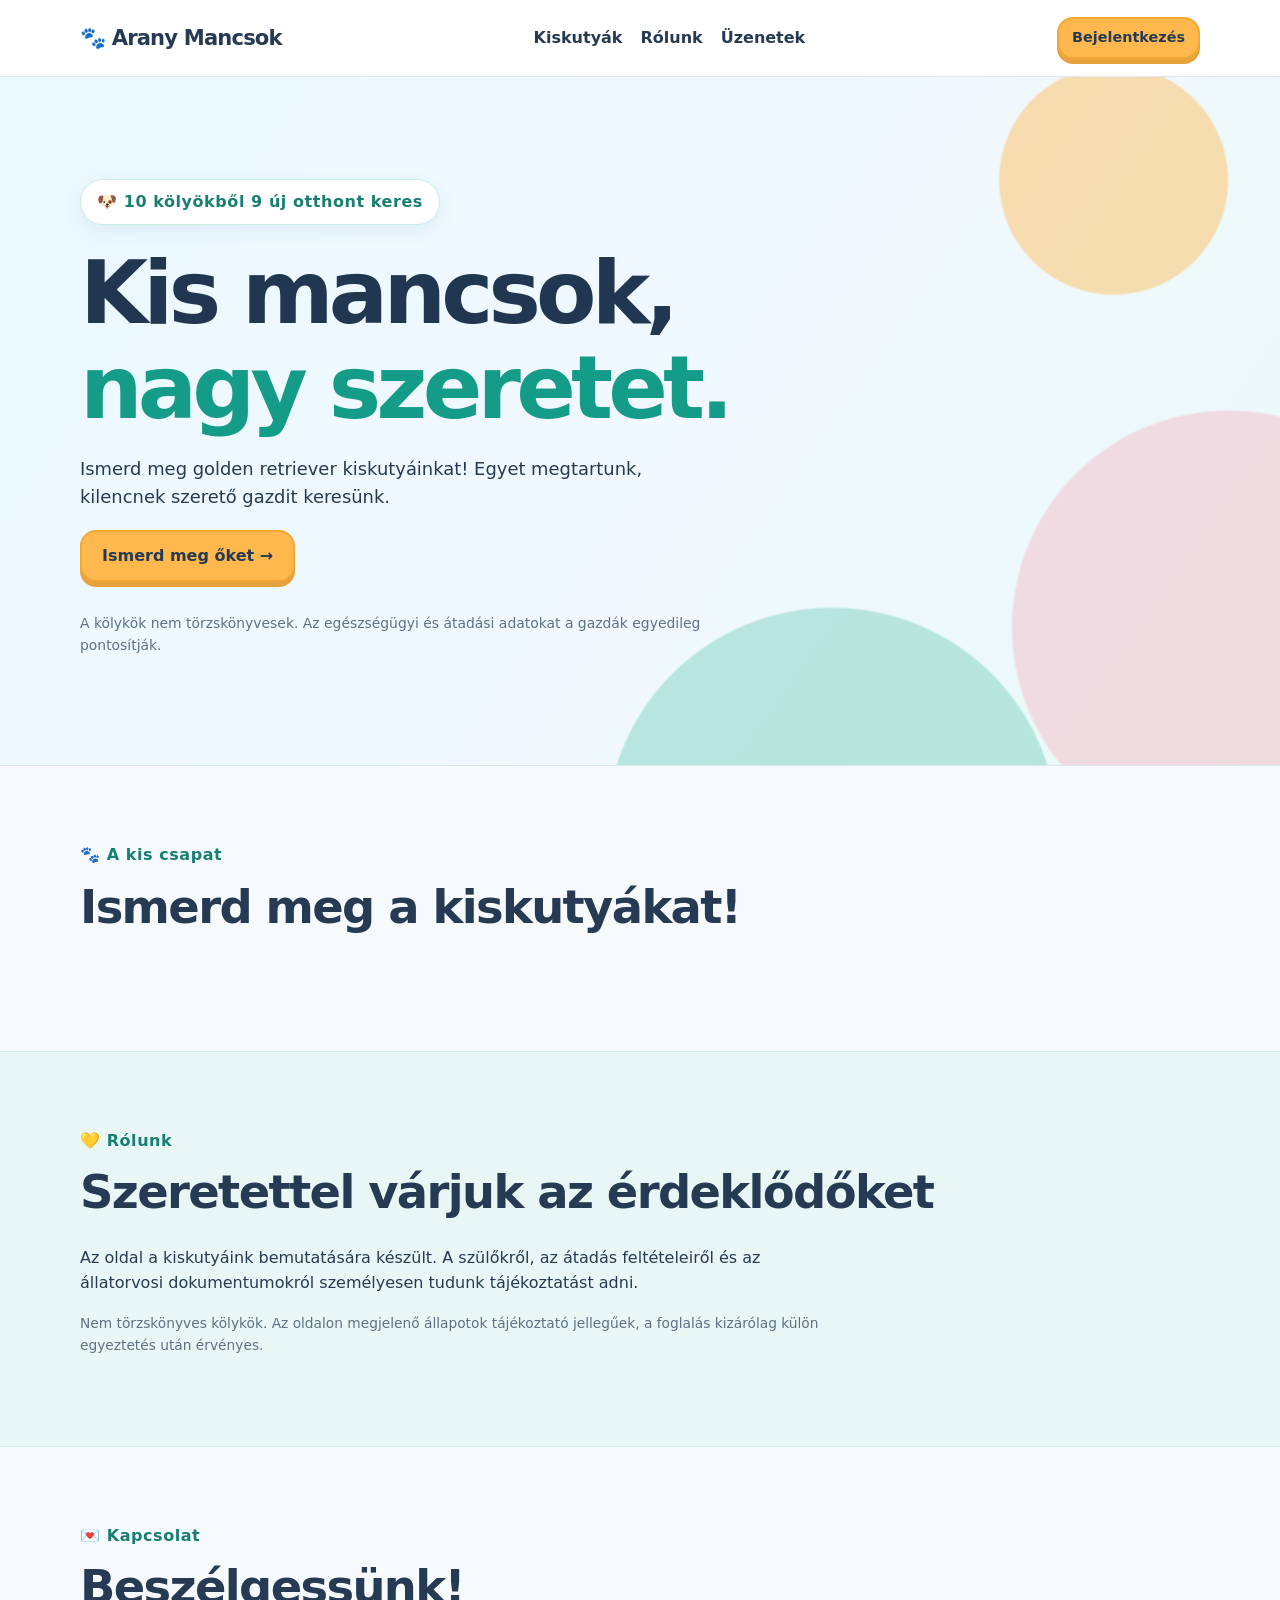
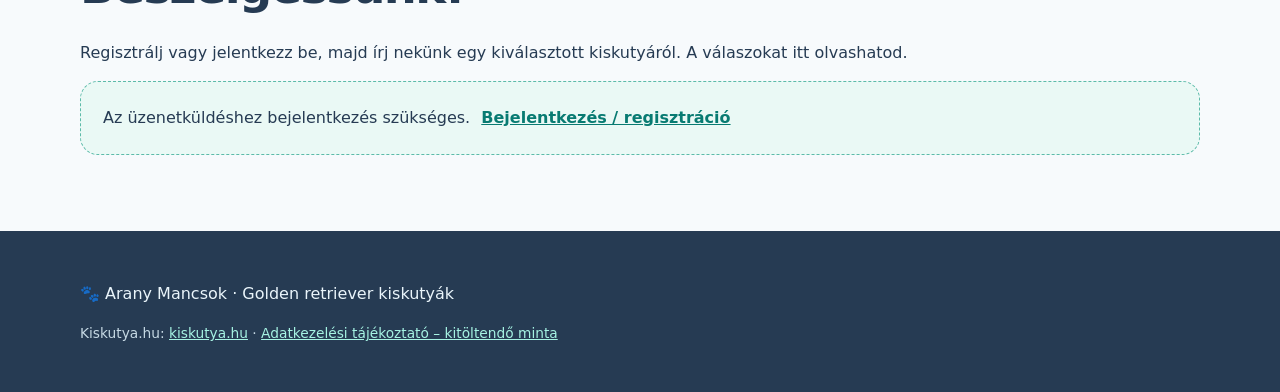
<file: index.html>
<!doctype html><html lang="hu"><head><meta charset="utf-8"><meta name="viewport" content="width=device-width,initial-scale=1"><meta name="theme-color" content="#fff3d9"><meta name="description" content="Arany Mancsok – golden retriever kiskutyák bemutatkozása és biztonságos érdeklődési felület."><title>Arany Mancsok 🐾</title><link rel="stylesheet" href="style.css"><script type="module" src="app.js"></script></head><body>
<header class="header"><div class="wrap nav"><a class="brand" href="#kezdolap">🐾 Arany Mancsok</a><nav><a href="#kiskutyak">Kiskutyák</a><a href="#rolunk">Rólunk</a><a href="#uzenetek">Üzenetek</a><a href="#admin" id="admin-nav" hidden>Admin</a></nav><button id="auth-open" class="btn small">Bejelentkezés</button><button id="logout" class="btn small secondary" hidden>Kijelentkezés</button></div></header>
<main><section class="hero" id="kezdolap"><div class="wrap"><span class="pill">🐶 10 kölyökből 9 új otthont keres</span><h1>Kis mancsok, <em>nagy szeretet.</em></h1><p>Ismerd meg golden retriever kiskutyáinkat! Egyet megtartunk, kilencnek szerető gazdit keresünk.</p><a href="#kiskutyak" class="btn">Ismerd meg őket →</a><p class="fine">A kölykök nem törzskönyvesek. Az egészségügyi és átadási adatokat a gazdák egyedileg pontosítják.</p></div></section>
<section class="wrap section" id="kiskutyak"><div class="section-heading"><div><span class="eyebrow">🐾 A kis csapat</span><h2>Ismerd meg a kiskutyákat!</h2></div><span class="muted" id="puppy-count"></span></div><div id="puppy-grid" class="grid"></div><p class="muted" id="puppy-error" role="status"></p></section>
<section class="about section" id="rolunk"><div class="wrap"><span class="eyebrow">💛 Rólunk</span><h2>Szeretettel várjuk az érdeklődőket</h2><p>Az oldal a kiskutyáink bemutatására készült. A szülőkről, az átadás feltételeiről és az állatorvosi dokumentumokról személyesen tudunk tájékoztatást adni.</p><p class="fine">Nem törzskönyves kölykök. Az oldalon megjelenő állapotok tájékoztató jellegűek, a foglalás kizárólag külön egyeztetés után érvényes.</p></div></section>
<section class="wrap section" id="uzenetek"><span class="eyebrow">💌 Kapcsolat</span><h2>Beszélgessünk!</h2><p>Regisztrálj vagy jelentkezz be, majd írj nekünk egy kiválasztott kiskutyáról. A válaszokat itt olvashatod.</p><div id="message-guest" class="notice">Az üzenetküldéshez bejelentkezés szükséges. <button class="linkbutton" id="guest-login">Bejelentkezés / regisztráció</button></div><div id="message-app" hidden><div class="two-col"><div class="panel"><h3>Új érdeklődés</h3><label for="puppy-select">Kiskutya</label><select id="puppy-select"></select><label for="new-message">Üzeneted</label><textarea id="new-message" rows="4" maxlength="3000" placeholder="Szia! Érdeklődnék..."></textarea><button class="btn" id="start-thread">Üzenet küldése</button></div><div class="panel"><h3>Beszélgetéseim</h3><div id="thread-list" class="thread-list"></div></div></div><div id="conversation" class="panel" hidden><h3 id="conversation-title">Beszélgetés</h3><div id="message-list" class="messages" aria-live="polite"></div><label for="reply-text">Válasz</label><textarea id="reply-text" rows="3" maxlength="3000"></textarea><button class="btn" id="send-reply">Válasz elküldése</button></div></div></section>
<section class="admin-section section" id="admin" hidden><div class="wrap"><span class="eyebrow">🔒 Csak adminoknak</span><h2>Adminfelület</h2><div class="two-col"><div class="panel"><h3>Kiskutya szerkesztése</h3><label for="edit-puppy">Kiskutya</label><select id="edit-puppy"></select><label for="edit-name">Név</label><input id="edit-name" maxlength="80"><label for="edit-sex">Nem</label><select id="edit-sex"><option value="ismeretlen">Még nincs megadva</option><option value="kan">Kan</option><option value="szuka">Szuka</option></select><label for="edit-status">Állapot</label><select id="edit-status"><option value="available">Gazdikereső</option><option value="reserved">Lefoglalva</option><option value="adopted">Gazdára talált</option><option value="kept">Megtartjuk</option></select><label for="edit-description">Leírás</label><textarea id="edit-description" rows="3" maxlength="1500"></textarea><label for="edit-photo">Kép URL (https://)</label><input id="edit-photo" type="url" placeholder="https://..."><button class="btn" id="save-puppy">Mentés</button></div><div class="panel"><h3>Érdeklődések</h3><p class="muted">Válassz egy beszélgetést az üzenetek között, és válaszolj rá.</p><div id="admin-stats"></div><button class="btn secondary" id="refresh-all">Adatok frissítése</button></div></div></div></section></main>
<footer><div class="wrap"><p>🐾 Arany Mancsok · Golden retriever kiskutyák</p><p class="fine">Kiskutya.hu: <a href="https://www.kiskutya.hu/" target="_blank" rel="noopener noreferrer">kiskutya.hu</a> · <a href="adatkezeles.html">Adatkezelési tájékoztató – kitöltendő minta</a></p></div></footer>
<dialog id="auth-dialog"><form method="dialog"><button class="close" aria-label="Bezárás">✕</button></form><h2>Üdv az Arany Mancsoknál! 🐾</h2><p class="muted">Regisztráció vagy bejelentkezés e-mail-címmel.</p><label for="email">E-mail</label><input id="email" type="email" autocomplete="email" required><label for="password">Jelszó (legalább 8 karakter)</label><input id="password" type="password" minlength="8" autocomplete="current-password"><div class="actions"><button class="btn" id="sign-in">Belépés</button><button class="btn secondary" id="sign-up">Regisztráció</button></div><p class="fine">Regisztrációval elfogadod az <a href="adatkezeles.html">adatkezelési tájékoztatót</a> (a weboldal üzemeltetőjének publikálás előtt ki kell töltenie).</p></dialog>
<div id="toast" role="status" aria-live="polite"></div></body></html>
</file>
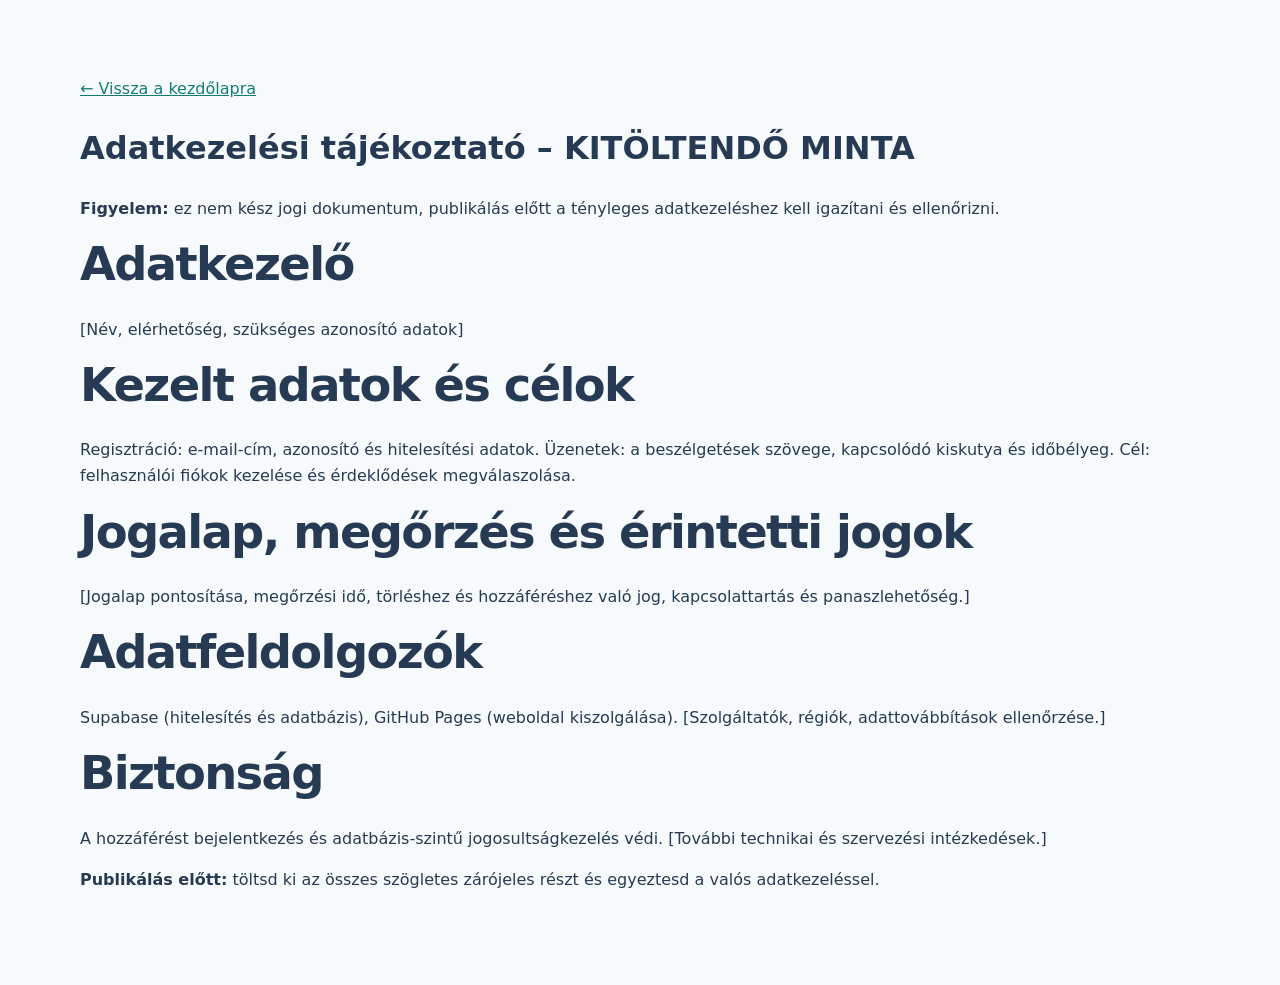
<file: adatkezeles.html>
<!doctype html><html lang="hu"><head><meta charset="utf-8"><meta name="viewport" content="width=device-width,initial-scale=1"><title>Adatkezelési tájékoztató – kitöltendő</title><link rel="stylesheet" href="style.css"></head><body><main class="wrap section"><a href="index.html">← Vissza a kezdőlapra</a><h1>Adatkezelési tájékoztató – KITÖLTENDŐ MINTA</h1><p><strong>Figyelem:</strong> ez nem kész jogi dokumentum, publikálás előtt a tényleges adatkezeléshez kell igazítani és ellenőrizni.</p><h2>Adatkezelő</h2><p>[Név, elérhetőség, szükséges azonosító adatok]</p><h2>Kezelt adatok és célok</h2><p>Regisztráció: e-mail-cím, azonosító és hitelesítési adatok. Üzenetek: a beszélgetések szövege, kapcsolódó kiskutya és időbélyeg. Cél: felhasználói fiókok kezelése és érdeklődések megválaszolása.</p><h2>Jogalap, megőrzés és érintetti jogok</h2><p>[Jogalap pontosítása, megőrzési idő, törléshez és hozzáféréshez való jog, kapcsolattartás és panaszlehetőség.]</p><h2>Adatfeldolgozók</h2><p>Supabase (hitelesítés és adatbázis), GitHub Pages (weboldal kiszolgálása). [Szolgáltatók, régiók, adattovábbítások ellenőrzése.]</p><h2>Biztonság</h2><p>A hozzáférést bejelentkezés és adatbázis-szintű jogosultságkezelés védi. [További technikai és szervezési intézkedések.]</p><p><strong>Publikálás előtt:</strong> töltsd ki az összes szögletes zárójeles részt és egyeztesd a valós adatkezeléssel.</p></main></body></html>
</file>
<file: style.css>
/* Arany Mancsok — friss, játékos dizájn, krémszínek nélkül */
:root {
  font-family:
    ui-sans-serif,
    system-ui,
    -apple-system,
    "Segoe UI",
    sans-serif;
  color: #263b53;
  background: #f7fafc;
  line-height: 1.6;
  scroll-behavior: smooth;
  --ink: #263b53;
  --muted: #5e7185;
  --mint: #49bfa5;
  --mint-dark: #187e70;
  --sun: #ffb84d;
  --pink: #ff7795;
  --line: #dce8ef;
  --white: #fff;
}
* {
  box-sizing: border-box;
}
body {
  margin: 0;
}
a {
  color: #137d75;
}
button,
input,
textarea,
select {
  font: inherit;
}
button {
  cursor: pointer;
}
button:disabled {
  opacity: 0.55;
  cursor: wait;
}
.wrap {
  width: min(1120px, 92%);
  margin: auto;
}
.header {
  background: #ffffffed;
  backdrop-filter: blur(14px);
  border-bottom: 1px solid var(--line);
  position: sticky;
  top: 0;
  z-index: 10;
}
.nav {
  min-height: 76px;
  display: flex;
  gap: 20px;
  align-items: center;
  justify-content: space-between;
  flex-wrap: wrap;
  padding: 12px 0;
}
.brand {
  font-size: 1.32rem;
  font-weight: 900;
  color: var(--ink);
  text-decoration: none;
  letter-spacing: -0.04em;
}
.nav nav {
  display: flex;
  gap: 18px;
  flex-wrap: wrap;
}
.nav nav a {
  color: var(--ink);
  text-decoration: none;
  font-weight: 700;
}
.nav nav a:hover {
  color: var(--mint-dark);
}
.btn {
  background: var(--sun);
  color: #263b53;
  border: 2px solid #f1a733;
  border-radius: 16px;
  padding: 11px 20px;
  font-weight: 850;
  display: inline-block;
  text-decoration: none;
  box-shadow: 0 5px 0 #e5a23d;
  transition:
    transform 0.18s,
    box-shadow 0.18s,
    background 0.18s;
}
.btn:hover {
  background: #ffc66d;
  transform: translateY(-2px);
  box-shadow: 0 7px 0 #e5a23d;
}
.btn:active {
  transform: translateY(3px);
  box-shadow: 0 2px 0 #e5a23d;
}
.btn.secondary {
  background: white;
  border-color: #a9ded4;
  box-shadow: none;
  color: #167669;
}
.btn.secondary:hover {
  background: #e8faf5;
}
.btn.small {
  padding: 7px 13px;
  font-size: 0.9rem;
}
.hero {
  position: relative;
  overflow: hidden;
  background:
    radial-gradient(circle at 87% 15%, #ffb84d70 0 9%, transparent 9.2%),
    radial-gradient(circle at 96% 80%, #ff77953b 0 16%, transparent 16.2%),
    radial-gradient(circle at 65% 110%, #49bfa555 0 20%, transparent 20.2%),
    linear-gradient(125deg, #eaf8ff 0%, #f1f8ff 54%, #e9f9f5 100%);
  padding: 102px 0 95px;
  border-bottom: 1px solid #d7e8f1;
}
.hero .wrap {
  position: relative;
  z-index: 1;
}
.hero h1 {
  font-size: clamp(2.6rem, 7vw, 5.5rem);
  line-height: 1.08;
  letter-spacing: -0.055em;
  max-width: 780px;
  margin: 20px 0;
  color: #213650;
}
.hero h1 em {
  color: #159c88;
  font-style: normal;
}
.hero p {
  max-width: 650px;
  font-size: 1.12rem;
}
.hero .fine {
  font-size: 0.87rem;
  margin-top: 30px;
}
.pill,
.eyebrow {
  font-weight: 900;
  color: #177f73;
  letter-spacing: 0.035em;
}
.pill {
  background: #fff;
  border: 1px solid #c9eee5;
  border-radius: 50px;
  padding: 9px 16px;
  display: inline-block;
  box-shadow: 0 6px 18px #2b718515;
}
.section {
  padding: 76px 0;
}
.section-heading {
  display: flex;
  align-items: end;
  justify-content: space-between;
  gap: 15px;
  flex-wrap: wrap;
}
h2 {
  font-size: clamp(1.9rem, 4vw, 2.9rem);
  line-height: 1.17;
  letter-spacing: -0.035em;
  margin: 12px 0 25px;
}
h3 {
  margin: 0 0 15px;
}
.grid {
  display: grid;
  grid-template-columns: repeat(auto-fit, minmax(235px, 1fr));
  gap: 24px;
}
.puppy {
  background: white;
  border: 1px solid var(--line);
  border-radius: 24px;
  overflow: hidden;
  box-shadow: 0 12px 30px #1e466512;
  transition:
    transform 0.2s,
    box-shadow 0.2s;
}
.puppy:hover {
  transform: translateY(-5px);
  box-shadow: 0 20px 38px #1e466522;
}
.puppy-image {
  height: 195px;
  background: linear-gradient(135deg, #d7f5f0, #e4f0ff 65%, #ffdbe5);
  display: grid;
  place-items: center;
  font-size: 4rem;
  overflow: hidden;
}
.puppy-image img {
  width: 100%;
  height: 100%;
  object-fit: cover;
  transition: transform 0.25s;
}
.puppy:hover .puppy-image img {
  transform: scale(1.045);
}
.puppy-body {
  padding: 21px;
}
.puppy-body h3 {
  margin: 0 0 7px;
}
.status {
  font-size: 0.8rem;
  background: #dff8ef;
  color: #146d5c;
  padding: 5px 11px;
  border-radius: 50px;
  font-weight: 850;
  display: inline-block;
}
.status.reserved {
  background: #fff0ca;
  color: #825600;
}
.status.adopted,
.status.kept {
  background: #e8eef4;
  color: #53667b;
}
.muted,
.fine {
  color: var(--muted);
}
.fine {
  font-size: 0.86rem;
}
.about {
  background: #e8f7f5;
  border-top: 1px solid #d2ece7;
  border-bottom: 1px solid #d2ece7;
}
.about p {
  max-width: 740px;
}
.two-col {
  display: grid;
  grid-template-columns: repeat(2, minmax(0, 1fr));
  gap: 24px;
}
.panel {
  background: #fff;
  border: 1px solid var(--line);
  border-radius: 22px;
  padding: 25px;
  margin: 15px 0;
  min-width: 0;
  box-shadow: 0 9px 25px #234a6110;
}
.panel label,
dialog label {
  display: block;
  font-weight: 750;
  margin: 12px 0 6px;
}
input,
textarea,
select {
  width: 100%;
  border: 1.5px solid #b9ccd9;
  border-radius: 12px;
  padding: 12px;
  background: #fff;
  color: var(--ink);
}
input:focus,
textarea:focus,
select:focus {
  outline: 3px solid #49bfa555;
  border-color: #229e8b;
}
textarea {
  resize: vertical;
}
.panel .btn {
  margin-top: 14px;
}
.notice {
  padding: 22px;
  border: 1px dashed #5cbba9;
  border-radius: 18px;
  background: #eaf9f5;
}
.linkbutton {
  background: none;
  border: 0;
  color: #087b72;
  text-decoration: underline;
  font-weight: 850;
}
.thread {
  display: block;
  width: 100%;
  text-align: left;
  background: #f2f8fc;
  border: 1px solid #d4e5ee;
  border-radius: 13px;
  padding: 13px;
  margin: 8px 0;
}
.thread.active {
  border: 2px solid #21a38e;
  background: #e8f9f4;
}
.messages {
  max-height: 360px;
  overflow: auto;
  display: flex;
  flex-direction: column;
  gap: 11px;
  margin: 20px 0;
}
.bubble {
  background: #eaf2fa;
  padding: 12px 15px;
  border-radius: 16px 16px 16px 4px;
  max-width: 85%;
  align-self: flex-start;
  overflow-wrap: anywhere;
}
.bubble.mine {
  background: #d9f5ec;
  align-self: flex-end;
  border-radius: 16px 16px 4px 16px;
}
.bubble small {
  display: block;
  color: #536c7a;
}
.admin-section {
  background: #eaf2ff;
  border-top: 1px solid #d7e4f7;
}
footer {
  background: #263b53;
  color: #eaf5fb;
  padding: 34px 0;
}
footer a {
  color: #a6f3e3;
}
footer .fine {
  color: #c6d9e4;
}
dialog {
  border: 1px solid #d5e5ed;
  border-radius: 24px;
  padding: 30px;
  width: min(460px, 92vw);
  box-shadow: 0 22px 90px #1c365455;
  color: var(--ink);
}
dialog::backdrop {
  background: #142c49a8;
  backdrop-filter: blur(3px);
}
dialog .close {
  float: right;
  background: transparent;
  border: 0;
  font-size: 1.2rem;
  color: var(--ink);
}
.actions {
  display: flex;
  gap: 11px;
  flex-wrap: wrap;
  margin-top: 22px;
}
#toast {
  position: fixed;
  bottom: 18px;
  left: 50%;
  transform: translateX(-50%);
  background: #263b53;
  color: white;
  border-radius: 14px;
  padding: 13px 20px;
  display: none;
  z-index: 50;
  max-width: 90vw;
  box-shadow: 0 10px 35px #0003;
}
#toast.visible {
  display: block;
}
[hidden] {
  display: none !important;
}
:focus-visible {
  outline: 3px solid #168d80;
  outline-offset: 3px;
}
@media (max-width: 700px) {
  .nav {
    gap: 10px;
  }
  .nav nav {
    order: 3;
    width: 100%;
    justify-content: space-between;
    font-size: 0.85rem;
  }
  .two-col {
    grid-template-columns: 1fr;
  }
  .hero {
    padding: 72px 0;
  }
  .section {
    padding: 48px 0;
  }
  .panel {
    padding: 19px;
  }
  .grid {
    gap: 16px;
  }
}
@media (prefers-reduced-motion: reduce) {
  *,
  *:before,
  *:after {
    scroll-behavior: auto !important;
    transition: none !important;
  }
}
</file>
